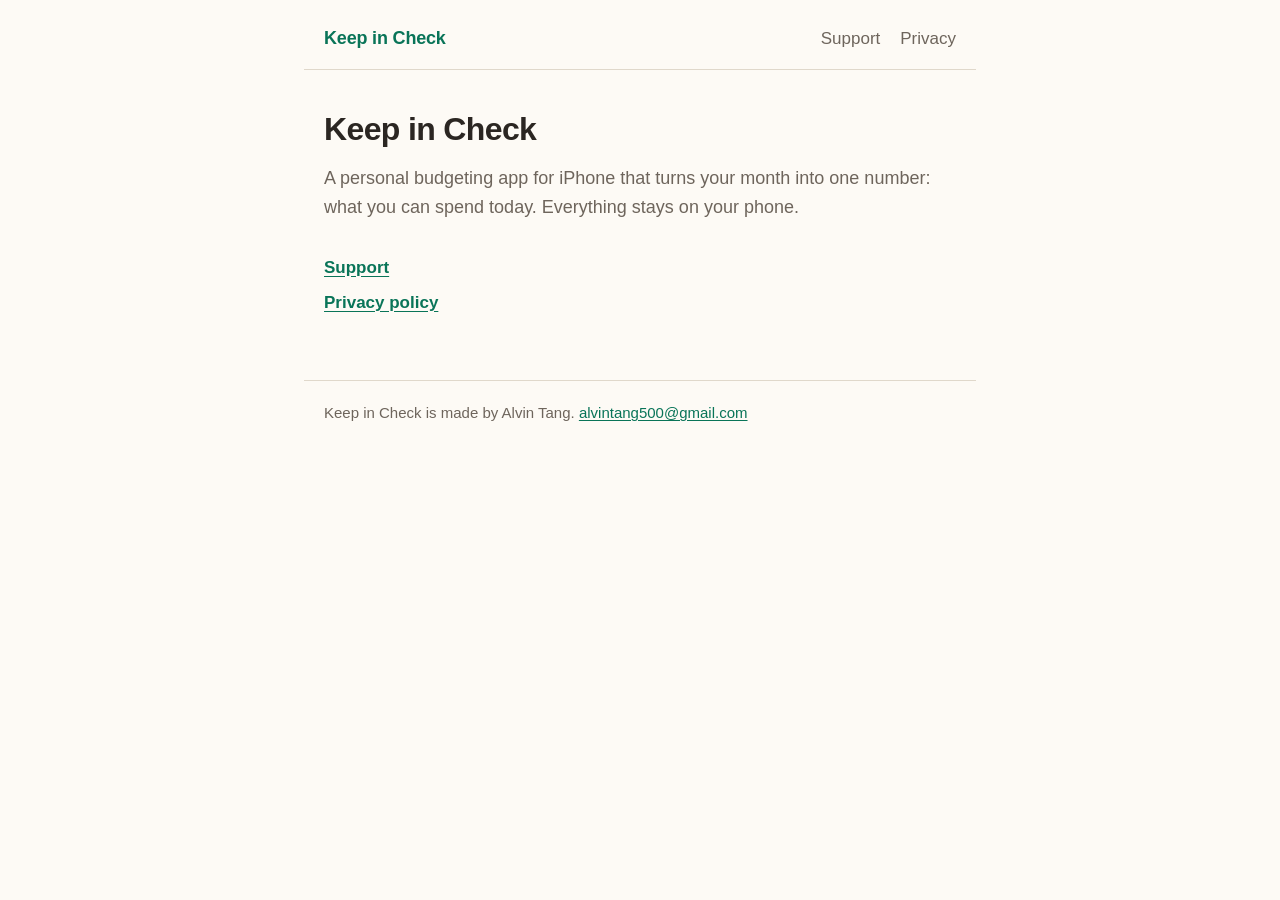
<file: index.html>
<!doctype html>
<html lang="en-GB">
<head>
<meta charset="utf-8">
<meta name="viewport" content="width=device-width, initial-scale=1">
<title>Keep in Check</title>
<link rel="stylesheet" href="style.css">
</head>
<body>
<header>
  <a class="brand" href="./">Keep in Check</a>
  <nav>
    <a href="support">Support</a>
    <a href="privacy">Privacy</a>
  </nav>
</header>
<main>
<h1>Keep in Check</h1>
<p class="lede">A personal budgeting app for iPhone that turns your month into one number: what you can spend today. Everything stays on your phone.</p>
<ul class="links">
  <li><a href="support">Support</a></li>
  <li><a href="privacy">Privacy policy</a></li>
</ul>

</main>
<footer>Keep in Check is made by Alvin Tang. <a href="mailto:alvintang500@gmail.com">alvintang500@gmail.com</a></footer>
</body>
</html>
</file>
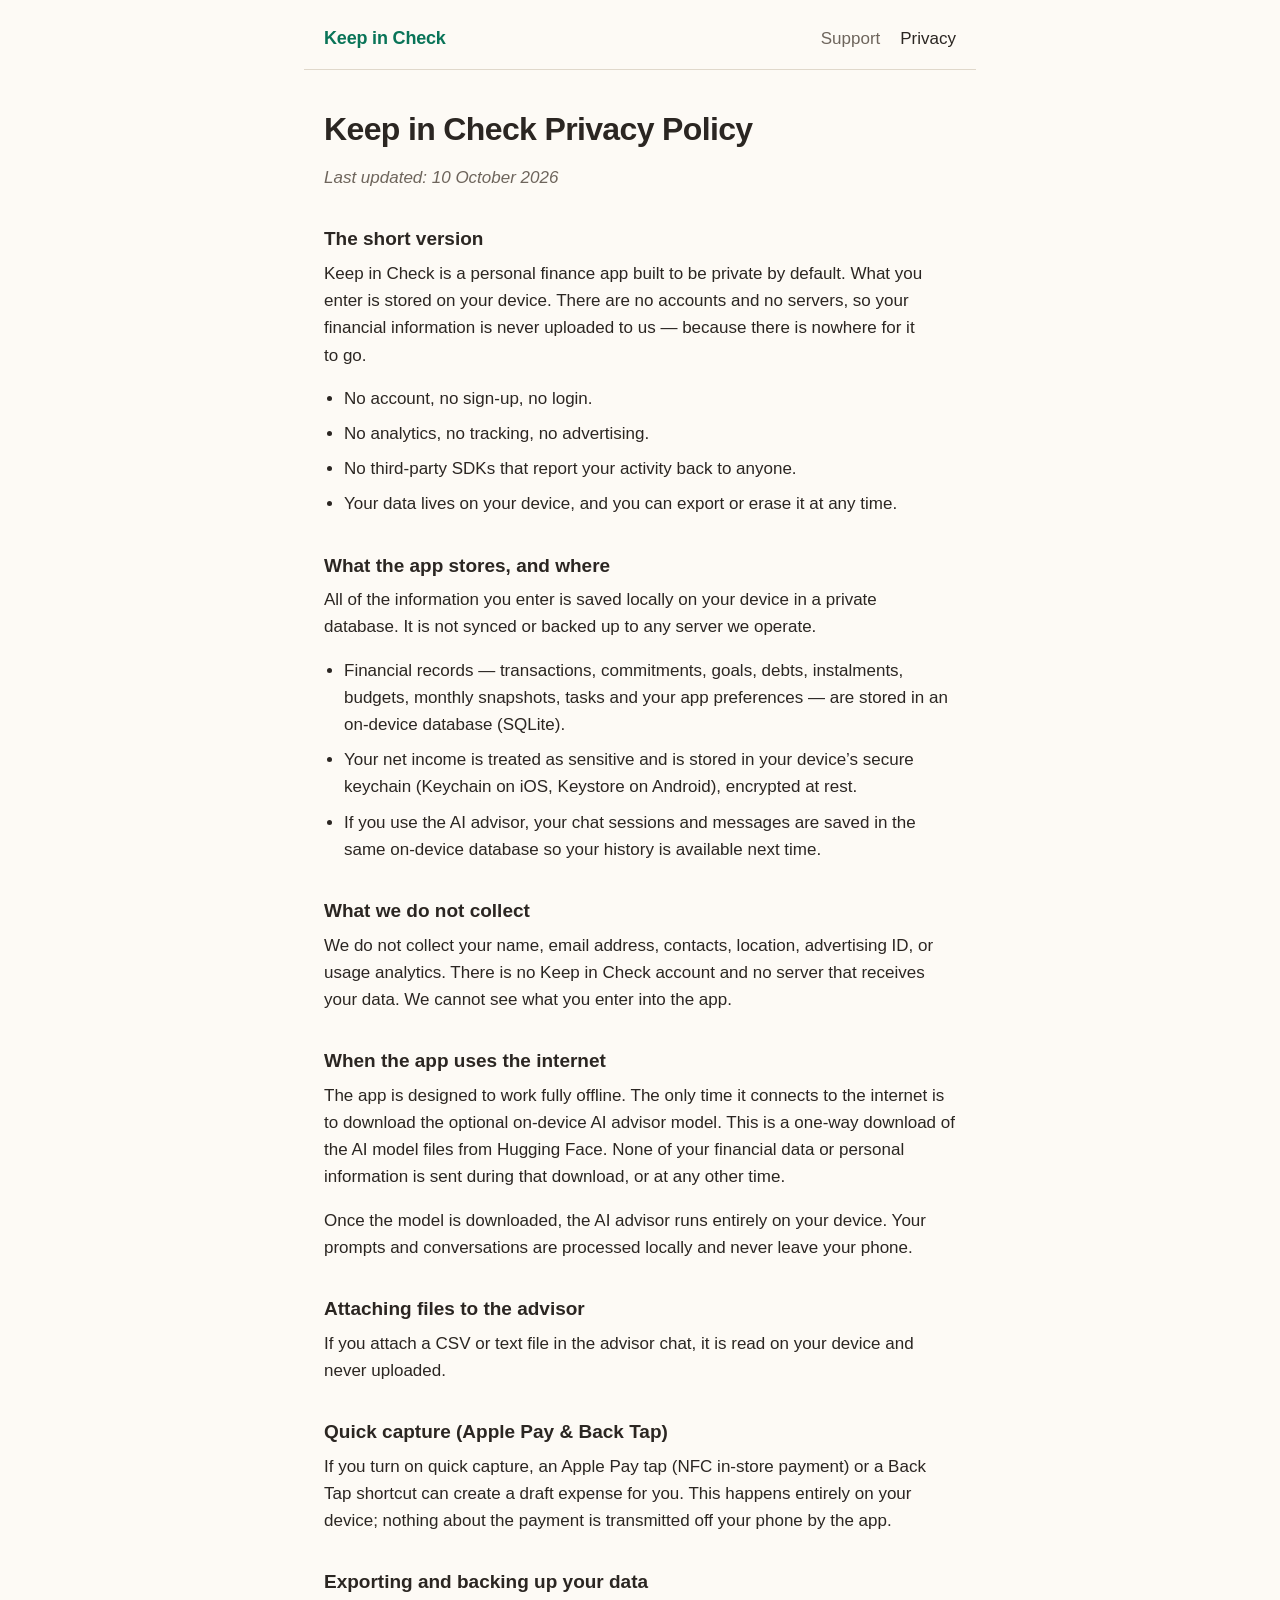
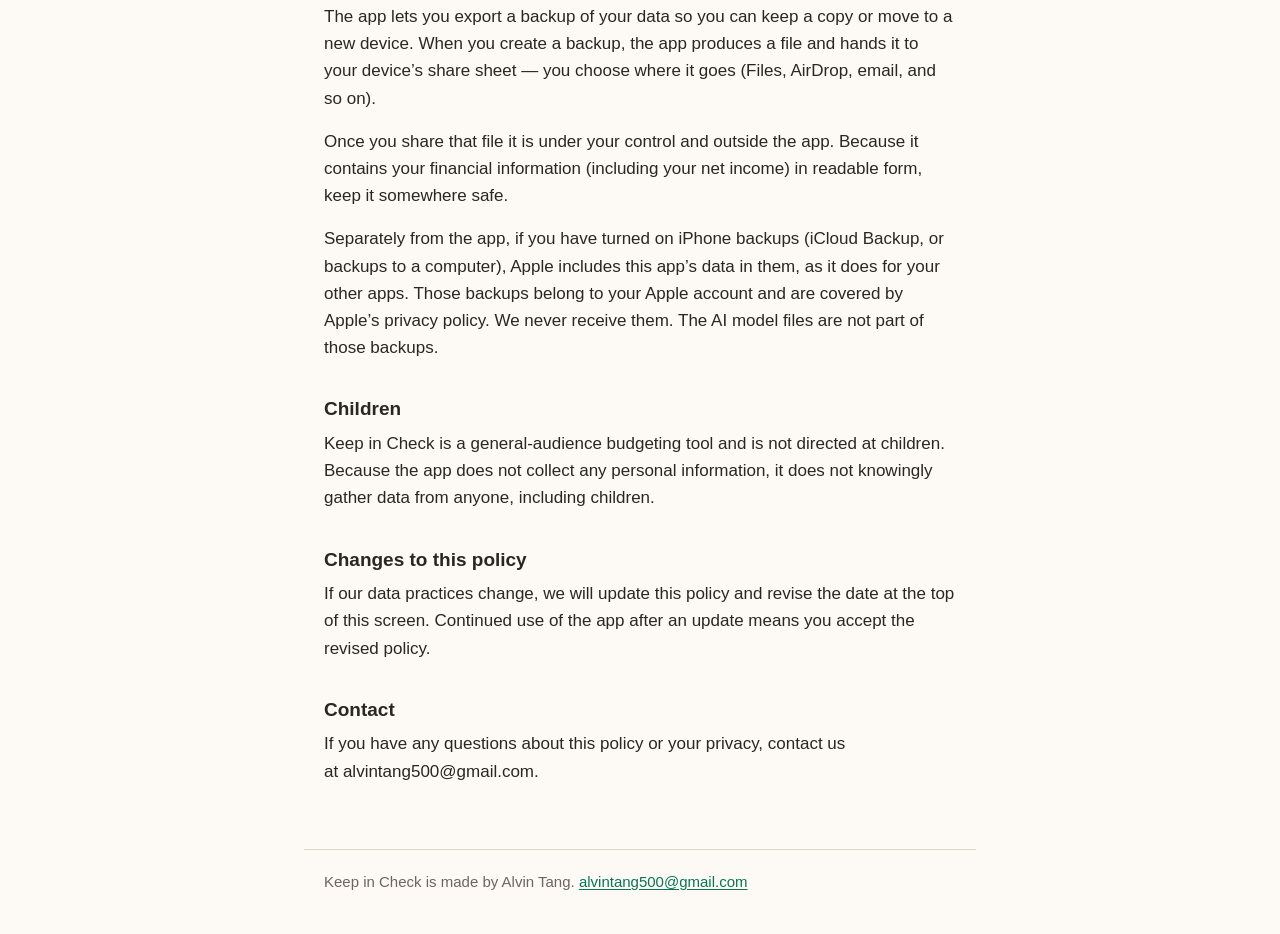
<file: privacy.html>
<!doctype html>
<html lang="en-GB">
<head>
<meta charset="utf-8">
<meta name="viewport" content="width=device-width, initial-scale=1">
<title>Keep in Check privacy policy</title>
<link rel="stylesheet" href="style.css">
</head>
<body>
<header>
  <a class="brand" href="./">Keep in Check</a>
  <nav>
    <a href="support">Support</a>
    <a href="privacy" aria-current="page">Privacy</a>
  </nav>
</header>
<main>
<h1>Keep in Check Privacy Policy</h1>
<p><em>Last updated: 10 October 2026</em></p>
<h2>The short version</h2>
<p>Keep in Check is a personal finance app built to be private by default. What you enter is stored on your device. There are no accounts and no servers, so your financial information is never uploaded to us — because there is nowhere for it to go.</p>
<ul>
  <li>No account, no sign-up, no login.</li>
  <li>No analytics, no tracking, no advertising.</li>
  <li>No third-party SDKs that report your activity back to anyone.</li>
  <li>Your data lives on your device, and you can export or erase it at any time.</li>
</ul>
<h2>What the app stores, and where</h2>
<p>All of the information you enter is saved locally on your device in a private database. It is not synced or backed up to any server we operate.</p>
<ul>
  <li>Financial records — transactions, commitments, goals, debts, instalments, budgets, monthly snapshots, tasks and your app preferences — are stored in an on-device database (SQLite).</li>
  <li>Your net income is treated as sensitive and is stored in your device’s secure keychain (Keychain on iOS, Keystore on Android), encrypted at rest.</li>
  <li>If you use the AI advisor, your chat sessions and messages are saved in the same on-device database so your history is available next time.</li>
</ul>
<h2>What we do not collect</h2>
<p>We do not collect your name, email address, contacts, location, advertising ID, or usage analytics. There is no Keep in Check account and no server that receives your data. We cannot see what you enter into the app.</p>
<h2>When the app uses the internet</h2>
<p>The app is designed to work fully offline. The only time it connects to the internet is to download the optional on-device AI advisor model. This is a one-way download of the AI model files from Hugging Face. None of your financial data or personal information is sent during that download, or at any other time.</p>
<p>Once the model is downloaded, the AI advisor runs entirely on your device. Your prompts and conversations are processed locally and never leave your phone.</p>
<h2>Attaching files to the advisor</h2>
<p>If you attach a CSV or text file in the advisor chat, it is read on your device and never uploaded.</p>
<h2>Quick capture (Apple Pay &amp; Back Tap)</h2>
<p>If you turn on quick capture, an Apple Pay tap (NFC in-store payment) or a Back Tap shortcut can create a draft expense for you. This happens entirely on your device; nothing about the payment is transmitted off your phone by the app.</p>
<h2>Exporting and backing up your data</h2>
<p>The app lets you export a backup of your data so you can keep a copy or move to a new device. When you create a backup, the app produces a file and hands it to your device’s share sheet — you choose where it goes (Files, AirDrop, email, and so on).</p>
<p>Once you share that file it is under your control and outside the app. Because it contains your financial information (including your net income) in readable form, keep it somewhere safe.</p>
<p>Separately from the app, if you have turned on iPhone backups (iCloud Backup, or backups to a computer), Apple includes this app’s data in them, as it does for your other apps. Those backups belong to your Apple account and are covered by Apple’s privacy policy. We never receive them. The AI model files are not part of those backups.</p>
<h2>Children</h2>
<p>Keep in Check is a general-audience budgeting tool and is not directed at children. Because the app does not collect any personal information, it does not knowingly gather data from anyone, including children.</p>
<h2>Changes to this policy</h2>
<p>If our data practices change, we will update this policy and revise the date at the top of this screen. Continued use of the app after an update means you accept the revised policy.</p>
<h2>Contact</h2>
<p>If you have any questions about this policy or your privacy, contact us at alvintang500@gmail.com.</p>
</main>
<footer>Keep in Check is made by Alvin Tang. <a href="mailto:alvintang500@gmail.com">alvintang500@gmail.com</a></footer>
</body>
</html>
</file>
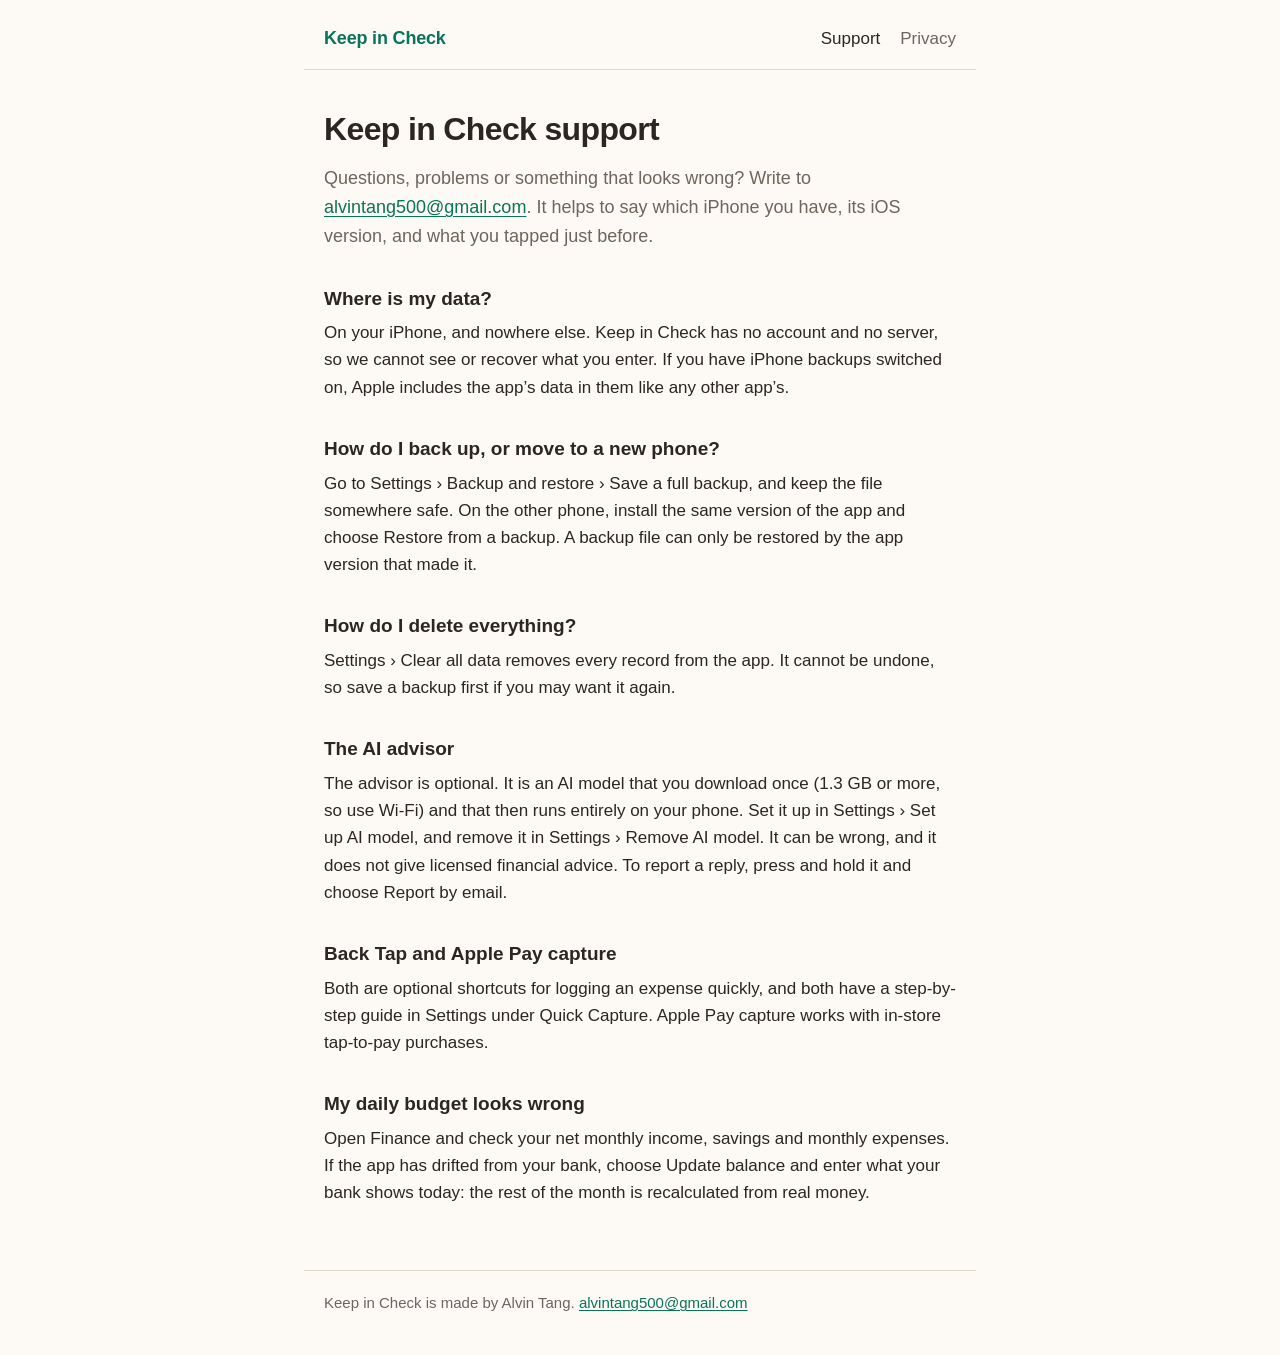
<file: support.html>
<!doctype html>
<html lang="en-GB">
<head>
<meta charset="utf-8">
<meta name="viewport" content="width=device-width, initial-scale=1">
<title>Keep in Check support</title>
<link rel="stylesheet" href="style.css">
</head>
<body>
<header>
  <a class="brand" href="./">Keep in Check</a>
  <nav>
    <a href="support" aria-current="page">Support</a>
    <a href="privacy">Privacy</a>
  </nav>
</header>
<main>
<h1>Keep in Check support</h1>
<p class="lede">Questions, problems or something that looks wrong? Write to <a href="mailto:alvintang500@gmail.com">alvintang500@gmail.com</a>. It helps to say which iPhone you have, its iOS version, and what you tapped just before.</p>

<h2>Where is my data?</h2>
<p>On your iPhone, and nowhere else. Keep in Check has no account and no server, so we cannot see or recover what you enter. If you have iPhone backups switched on, Apple includes the app’s data in them like any other app’s.</p>

<h2>How do I back up, or move to a new phone?</h2>
<p>Go to Settings › Backup and restore › Save a full backup, and keep the file somewhere safe. On the other phone, install the same version of the app and choose Restore from a backup. A backup file can only be restored by the app version that made it.</p>

<h2>How do I delete everything?</h2>
<p>Settings › Clear all data removes every record from the app. It cannot be undone, so save a backup first if you may want it again.</p>

<h2>The AI advisor</h2>
<p>The advisor is optional. It is an AI model that you download once (1.3 GB or more, so use Wi-Fi) and that then runs entirely on your phone. Set it up in Settings › Set up AI model, and remove it in Settings › Remove AI model. It can be wrong, and it does not give licensed financial advice. To report a reply, press and hold it and choose Report by email.</p>

<h2>Back Tap and Apple Pay capture</h2>
<p>Both are optional shortcuts for logging an expense quickly, and both have a step-by-step guide in Settings under Quick Capture. Apple Pay capture works with in-store tap-to-pay purchases.</p>

<h2>My daily budget looks wrong</h2>
<p>Open Finance and check your net monthly income, savings and monthly expenses. If the app has drifted from your bank, choose Update balance and enter what your bank shows today: the rest of the month is recalculated from real money.</p>

</main>
<footer>Keep in Check is made by Alvin Tang. <a href="mailto:alvintang500@gmail.com">alvintang500@gmail.com</a></footer>
</body>
</html>
</file>
<file: style.css>
:root {
  --bg: #FDFAF5; --text: #2B2622; --muted: #6E655C; --brand: #097458; --rule: #E0D8CB;
}
@media (prefers-color-scheme: dark) {
  :root { --bg: #0B0A09; --text: #F2EDE6; --muted: #B0A69B; --brand: #2CC49A; --rule: #2C2825; }
}
* { box-sizing: border-box; }
html { -webkit-text-size-adjust: 100%; }
body {
  margin: 0; background: var(--bg); color: var(--text);
  font: 17px/1.6 -apple-system, BlinkMacSystemFont, "Segoe UI", Roboto, Helvetica, Arial, sans-serif;
}
header, main, footer { max-width: 42rem; margin: 0 auto; padding: 0 1.25rem; }
header {
  display: flex; align-items: baseline; justify-content: space-between; gap: 1rem;
  padding-top: 1.5rem; padding-bottom: 1rem; border-bottom: 1px solid var(--rule);
}
.brand { font-weight: 700; font-size: 1.125rem; color: var(--brand); text-decoration: none; letter-spacing: -0.01em; }
nav { display: flex; gap: 1.25rem; }
nav a { color: var(--muted); text-decoration: none; }
nav a:hover, nav a[aria-current="page"] { color: var(--text); }
main { padding-top: 2.5rem; padding-bottom: 3rem; }
h1 { font-size: 2rem; line-height: 1.2; letter-spacing: -0.02em; margin: 0 0 1rem; text-wrap: balance; }
h2 { font-size: 1.1875rem; line-height: 1.3; margin: 2.25rem 0 0.5rem; }
p { margin: 0 0 1rem; text-wrap: pretty; }
.lede { font-size: 1.125rem; color: var(--muted); }
em { color: var(--muted); }
ul { padding-left: 1.25rem; margin: 0 0 1rem; }
li { margin-bottom: 0.5rem; }
.links { list-style: none; padding: 0; margin-top: 2rem; }
.links a { font-weight: 600; }
a { color: var(--brand); text-underline-offset: 0.15em; }
footer {
  padding-top: 1.25rem; padding-bottom: 2.5rem; border-top: 1px solid var(--rule);
  color: var(--muted); font-size: 0.9375rem;
}
</file>
